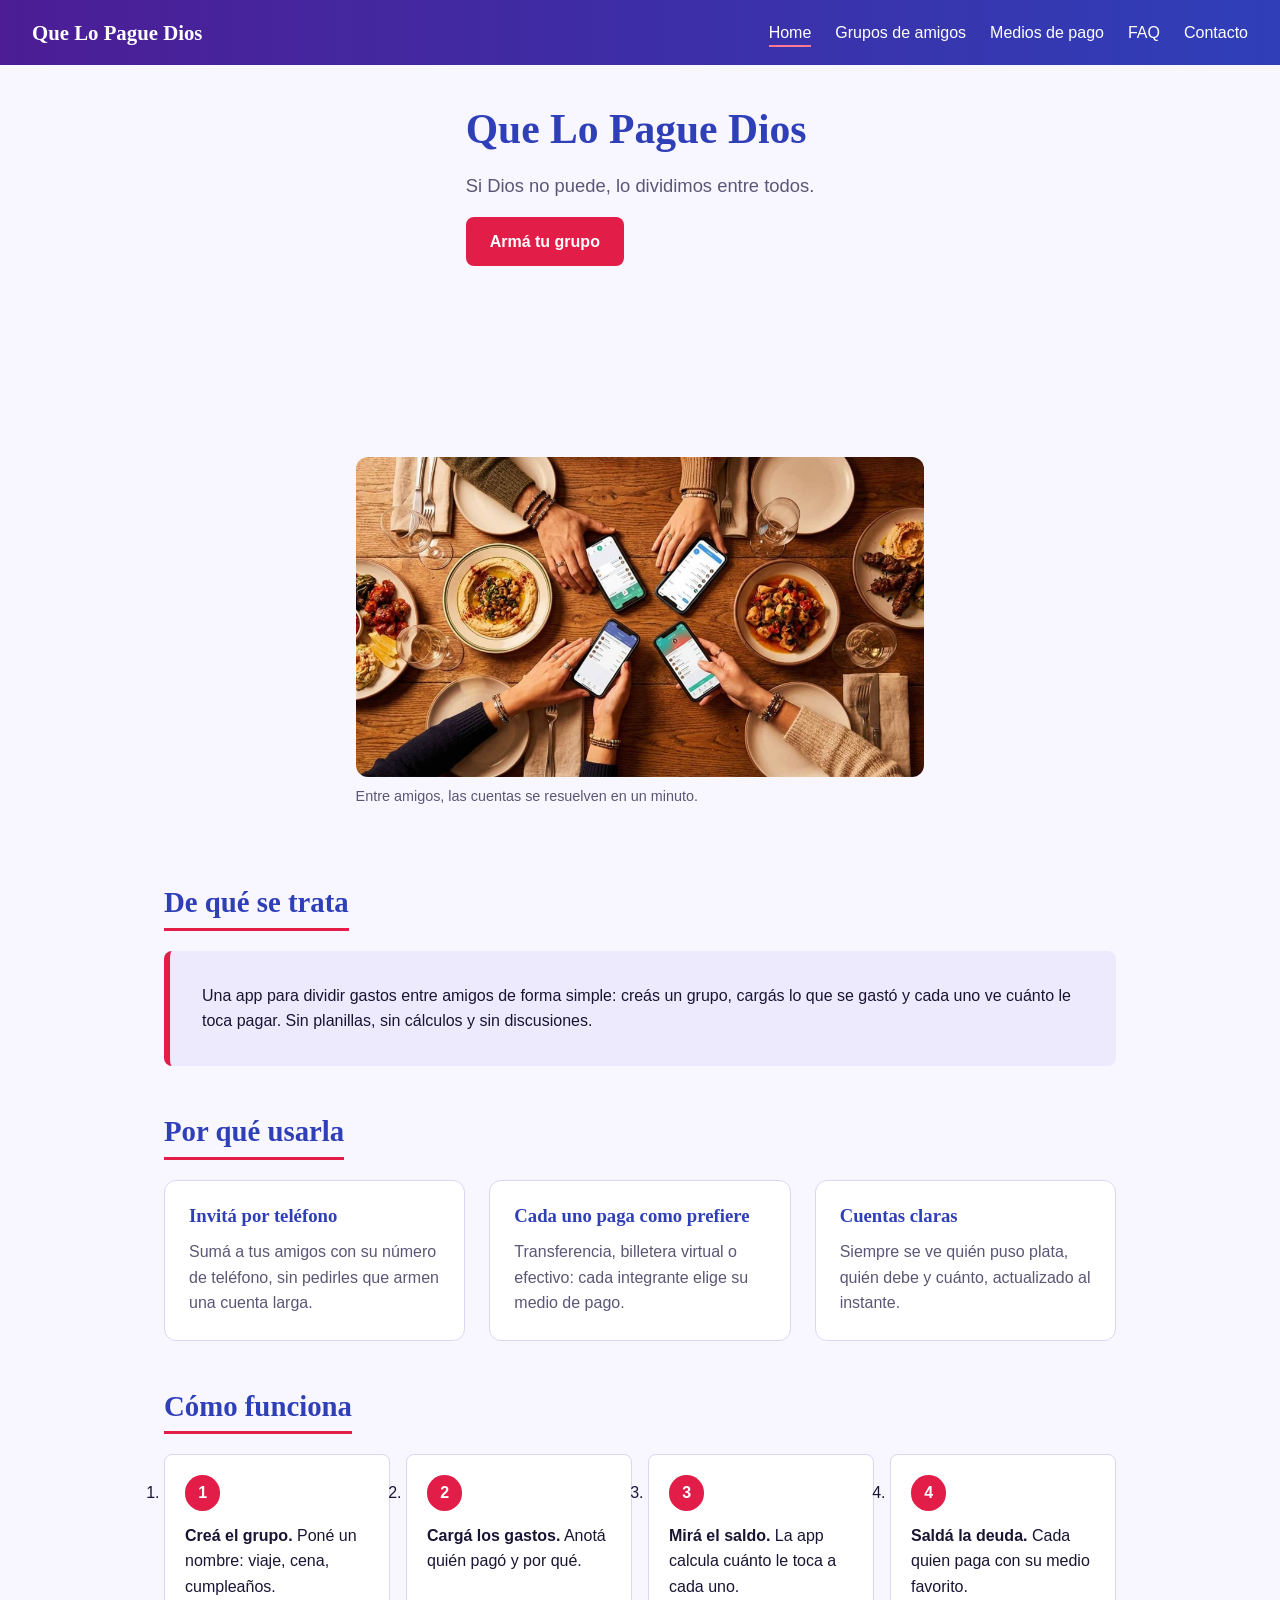
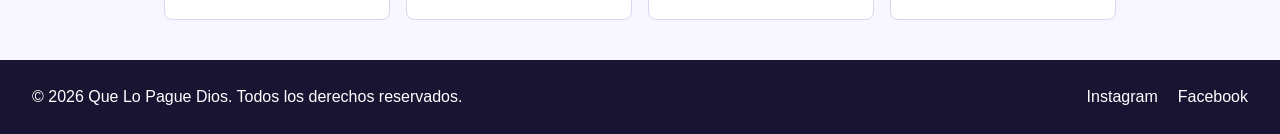
<file: index.html>
<!doctype html>
<html lang="es">
  <head>
    <meta charset="UTF-8" />
    <meta name="viewport" content="width=device-width, initial-scale=1.0" />
    <title>Home | Que Lo Pague Dios</title>
    <link rel="stylesheet" href="css/estilos.css" />
  </head>

  <body>
    <header>
      <p class="logo"><a href="index.html">Que Lo Pague Dios</a></p>
      <nav>
        <ul>
          <li><a href="index.html" aria-current="page">Home</a></li>
          <li><a href="pages/grupos.html">Grupos de amigos</a></li>
          <li><a href="pages/medios-de-pago.html">Medios de pago</a></li>
          <li><a href="pages/faq.html">FAQ</a></li>
          <li><a href="pages/contacto.html">Contacto</a></li>
        </ul>
      </nav>
    </header>

    <main>
      <section class="hero">
        <div class="hero-texto">
          <h1>Que Lo Pague Dios</h1>
          <p>Si Dios no puede, lo dividimos entre todos.</p>
          <a class="boton" href="pages/grupos.html">Armá tu grupo</a>
        </div>
        <figure>
          <img src="img/apps-pago-movil-cena-amigos.jpeg" alt="Grupo de amigos mirando sus celulares sobre una mesa con comida" />
          <figcaption>Entre amigos, las cuentas se resuelven en un minuto.</figcaption>
        </figure>
      </section>

      <section>
        <h2>De qué se trata</h2>
        <p class="destacado">Una app para dividir gastos entre amigos de forma simple: creás un grupo, cargás lo que se gastó y cada uno ve cuánto le toca pagar. Sin planillas, sin cálculos y sin discusiones.</p>
      </section>

      <section>
        <h2>Por qué usarla</h2>
        <div class="cards">
          <article class="card card-simple">
            <h3>Invitá por teléfono</h3>
            <p>Sumá a tus amigos con su número de teléfono, sin pedirles que armen una cuenta larga.</p>
          </article>
          <article class="card card-simple">
            <h3>Cada uno paga como prefiere</h3>
            <p>Transferencia, billetera virtual o efectivo: cada integrante elige su medio de pago.</p>
          </article>
          <article class="card card-simple">
            <h3>Cuentas claras</h3>
            <p>Siempre se ve quién puso plata, quién debe y cuánto, actualizado al instante.</p>
          </article>
        </div>
      </section>

      <section>
        <h2>Cómo funciona</h2>
        <ol class="pasos">
          <li><strong>Creá el grupo.</strong> Poné un nombre: viaje, cena, cumpleaños.</li>
          <li><strong>Cargá los gastos.</strong> Anotá quién pagó y por qué.</li>
          <li><strong>Mirá el saldo.</strong> La app calcula cuánto le toca a cada uno.</li>
          <li><strong>Saldá la deuda.</strong> Cada quien paga con su medio favorito.</li>
        </ol>
      </section>
    </main>

    <footer>
      <p>&copy; 2026 Que Lo Pague Dios. Todos los derechos reservados.</p>
      <ul>
        <li><a href="https://www.instagram.com/" target="_blank" rel="noopener">Instagram</a></li>
        <li><a href="https://www.facebook.com/" target="_blank" rel="noopener">Facebook</a></li>
      </ul>
    </footer>
  </body>
</html>
</file>
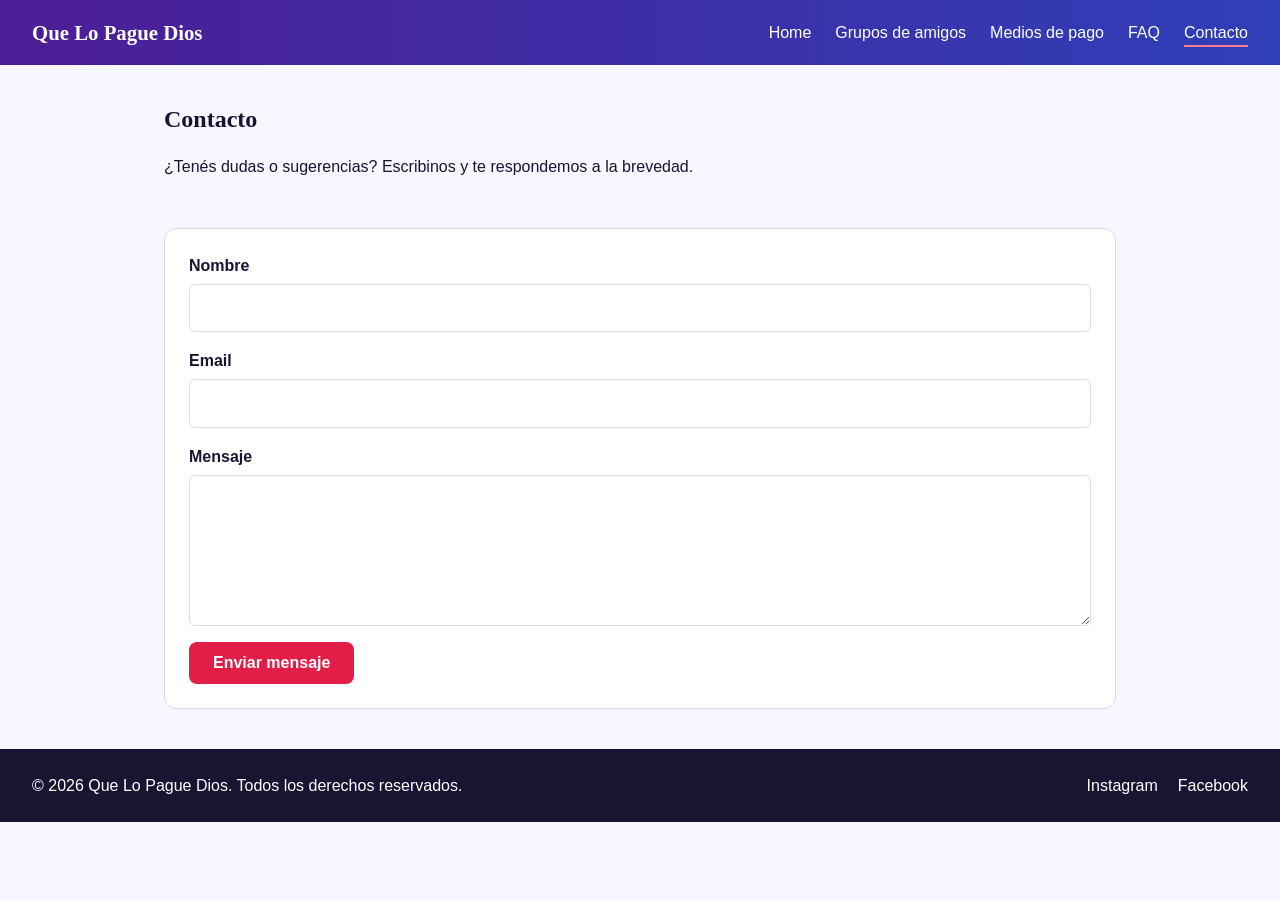
<file: pages/contacto.html>
<!doctype html>
<html lang="es">
  <head>
    <meta charset="UTF-8" />
    <meta name="viewport" content="width=device-width, initial-scale=1.0" />
    <title>Contacto | Que Lo Pague Dios</title>
    <link rel="stylesheet" href="../css/estilos.css" />
  </head>

  <body>
    <header>
      <p class="logo"><a href="../index.html">Que Lo Pague Dios</a></p>
      <nav>
        <ul>
          <li><a href="../index.html">Home</a></li>
          <li><a href="grupos.html">Grupos de amigos</a></li>
          <li><a href="medios-de-pago.html">Medios de pago</a></li>
          <li><a href="faq.html">FAQ</a></li>
          <li><a href="contacto.html" aria-current="page">Contacto</a></li>
        </ul>
      </nav>
    </header>

    <main>
      <section>
        <h1>Contacto</h1>
        <p>¿Tenés dudas o sugerencias? Escribinos y te respondemos a la brevedad.</p>
      </section>

      <section>
        <form action="#" method="post">
          <label>Nombre
            <input type="text" name="nombre" required />
          </label>
          <label>Email
            <input type="email" name="email" required />
          </label>
          <label>Mensaje
            <textarea name="mensaje" rows="5" required></textarea>
          </label>
          <button class="boton" type="submit">Enviar mensaje</button>
        </form>
      </section>
    </main>

    <footer>
      <p>&copy; 2026 Que Lo Pague Dios. Todos los derechos reservados.</p>
      <ul>
        <li><a href="https://www.instagram.com/" target="_blank" rel="noopener">Instagram</a></li>
        <li><a href="https://www.facebook.com/" target="_blank" rel="noopener">Facebook</a></li>
      </ul>
    </footer>
  </body>
</html>
</file>
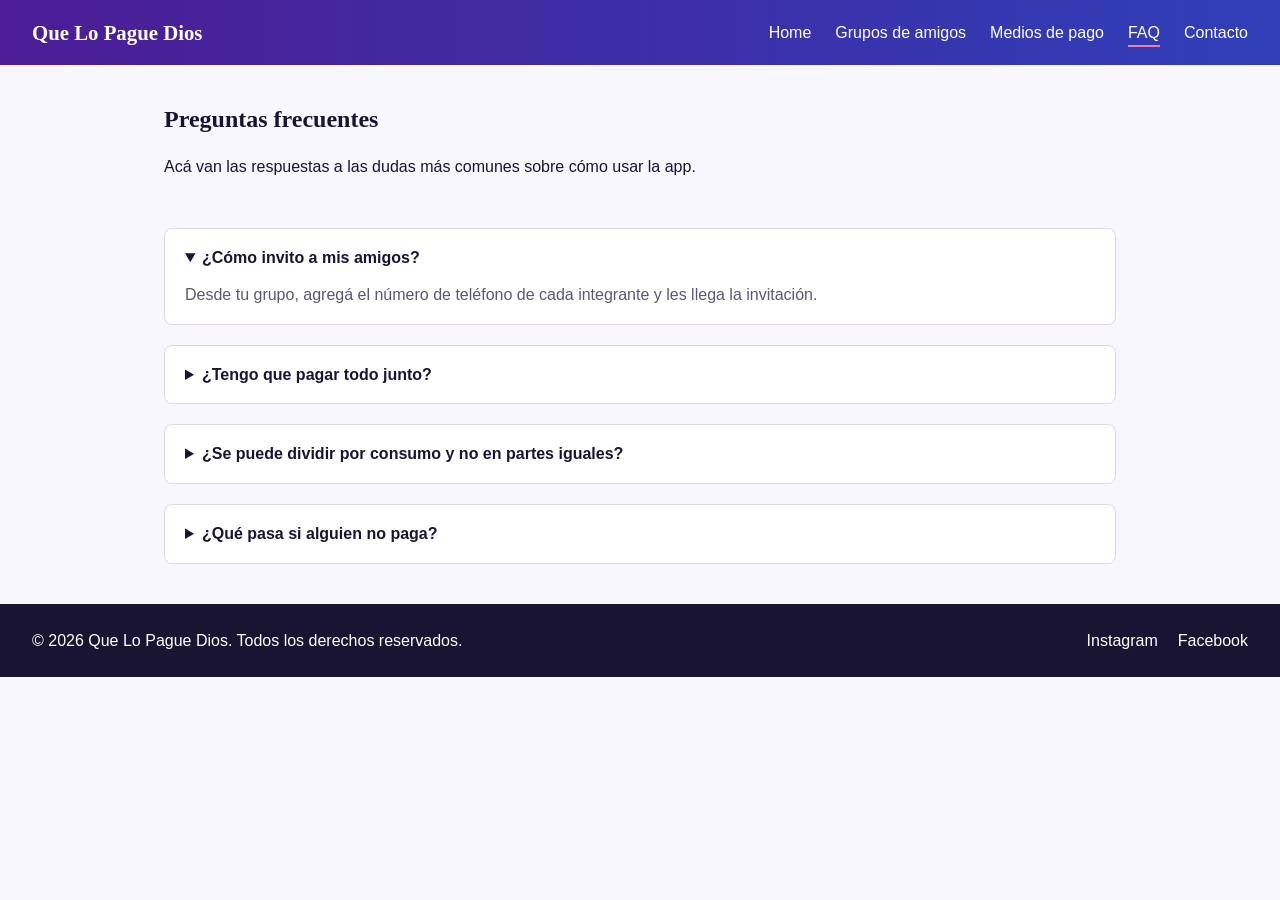
<file: pages/faq.html>
<!doctype html>
<html lang="es">
  <head>
    <meta charset="UTF-8" />
    <meta name="viewport" content="width=device-width, initial-scale=1.0" />
    <title>FAQ | Que Lo Pague Dios</title>
    <link rel="stylesheet" href="../css/estilos.css" />
  </head>

  <body>
    <header>
      <p class="logo"><a href="../index.html">Que Lo Pague Dios</a></p>
      <nav>
        <ul>
          <li><a href="../index.html">Home</a></li>
          <li><a href="grupos.html">Grupos de amigos</a></li>
          <li><a href="medios-de-pago.html">Medios de pago</a></li>
          <li><a href="faq.html" aria-current="page">FAQ</a></li>
          <li><a href="contacto.html">Contacto</a></li>
        </ul>
      </nav>
    </header>

    <main>
      <section>
        <h1>Preguntas frecuentes</h1>
        <p>Acá van las respuestas a las dudas más comunes sobre cómo usar la app.</p>
      </section>

      <section>
        <details open>
          <summary>¿Cómo invito a mis amigos?</summary>
          <p>Desde tu grupo, agregá el número de teléfono de cada integrante y les llega la invitación.</p>
        </details>
        <details>
          <summary>¿Tengo que pagar todo junto?</summary>
          <p>No. Cada uno paga su parte cuando quiere y con el medio que prefiera.</p>
        </details>
        <details>
          <summary>¿Se puede dividir por consumo y no en partes iguales?</summary>
          <p>Sí. Al cargar un gasto podés elegir entre partes iguales o montos distintos por persona.</p>
        </details>
        <details>
          <summary>¿Qué pasa si alguien no paga?</summary>
          <p>La deuda queda visible en el grupo hasta que se salde.</p>
        </details>
      </section>
    </main>

    <footer>
      <p>&copy; 2026 Que Lo Pague Dios. Todos los derechos reservados.</p>
      <ul>
        <li><a href="https://www.instagram.com/" target="_blank" rel="noopener">Instagram</a></li>
        <li><a href="https://www.facebook.com/" target="_blank" rel="noopener">Facebook</a></li>
      </ul>
    </footer>
  </body>
</html>
</file>
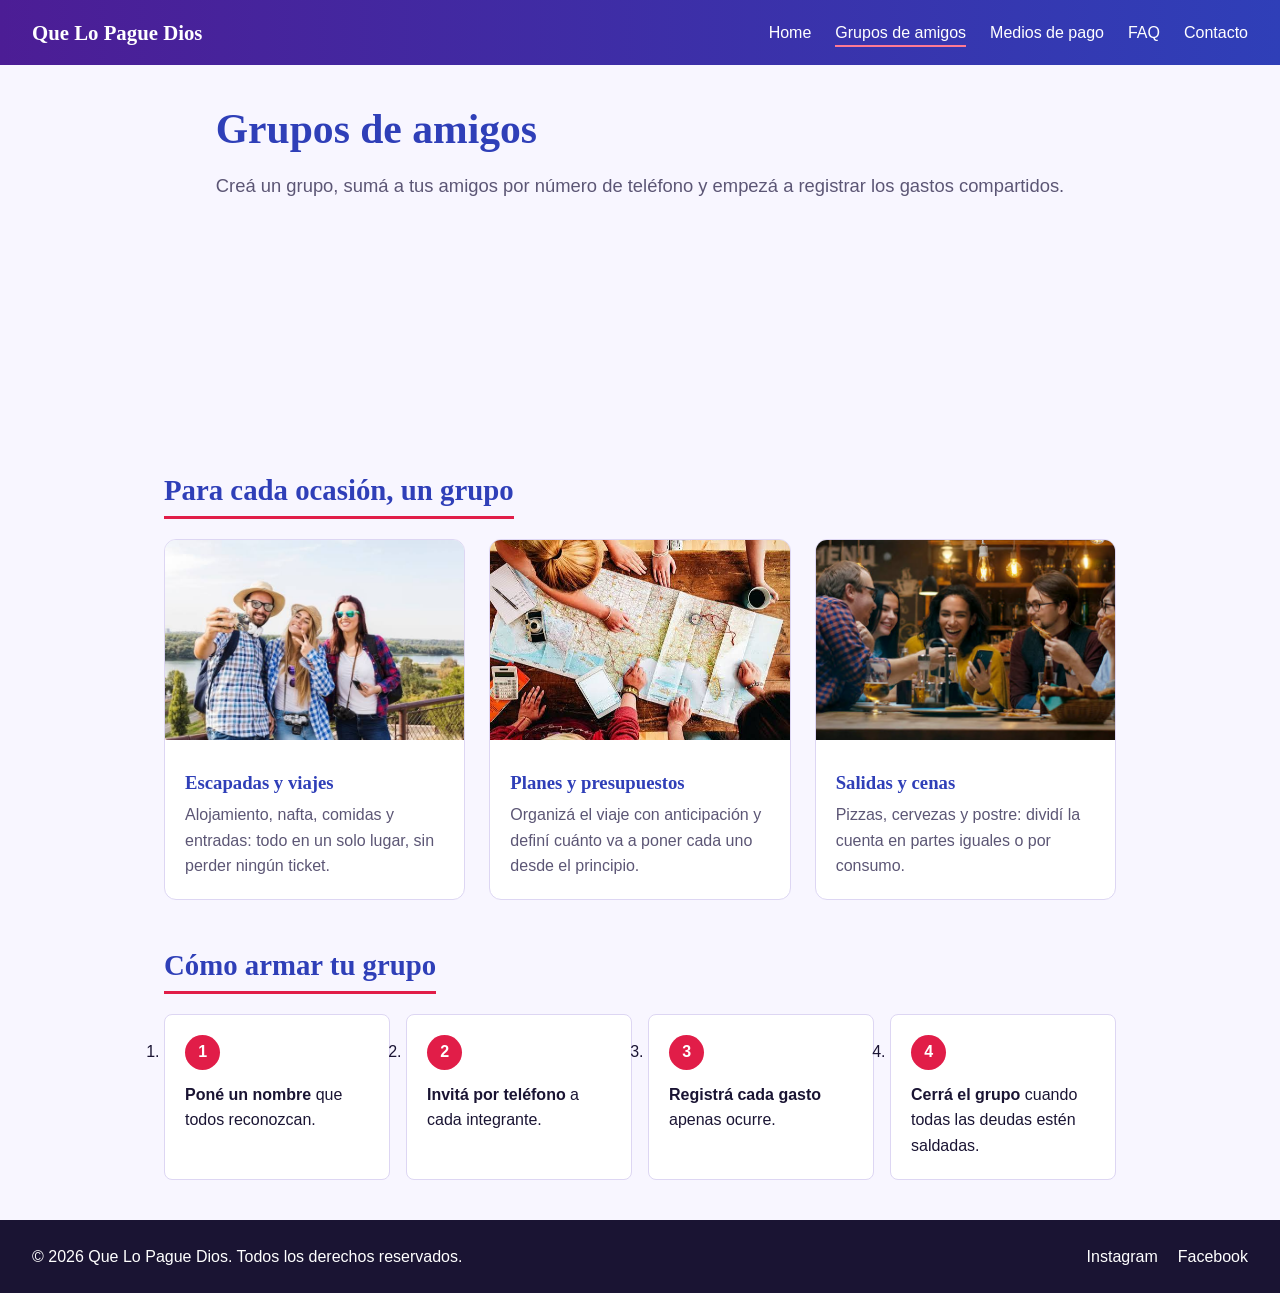
<file: pages/grupos.html>
<!doctype html>
<html lang="es">
  <head>
    <meta charset="UTF-8" />
    <meta name="viewport" content="width=device-width, initial-scale=1.0" />
    <title>Grupos de amigos | Que Lo Pague Dios</title>
    <link rel="stylesheet" href="../css/estilos.css" />
  </head>

  <body>
    <header>
      <p class="logo"><a href="../index.html">Que Lo Pague Dios</a></p>
      <nav>
        <ul>
          <li><a href="../index.html">Home</a></li>
          <li><a href="grupos.html" aria-current="page">Grupos de amigos</a></li>
          <li><a href="medios-de-pago.html">Medios de pago</a></li>
          <li><a href="faq.html">FAQ</a></li>
          <li><a href="contacto.html">Contacto</a></li>
        </ul>
      </nav>
    </header>

    <main>
      <section class="hero">
        <div class="hero-texto">
          <h1>Grupos de amigos</h1>
          <p>Creá un grupo, sumá a tus amigos por número de teléfono y empezá a registrar los gastos compartidos.</p>
        </div>
      </section>

      <section>
        <h2>Para cada ocasión, un grupo</h2>
        <div class="cards">
          <article class="card">
            <img src="../img/viaje-selfie.jpg" alt="Tres amigos sacándose una selfie al aire libre" />
            <div class="card-cuerpo">
              <h3>Escapadas y viajes</h3>
              <p>Alojamiento, nafta, comidas y entradas: todo en un solo lugar, sin perder ningún ticket.</p>
            </div>
          </article>
          <article class="card">
            <img src="../img/viaje-mapa.jpg" alt="Amigos planeando un viaje sobre un mapa en una mesa" />
            <div class="card-cuerpo">
              <h3>Planes y presupuestos</h3>
              <p>Organizá el viaje con anticipación y definí cuánto va a poner cada uno desde el principio.</p>
            </div>
          </article>
          <article class="card">
            <img src="../img/salida-bar.jpg" alt="Grupo de amigos riendo en un bar con comida y bebida" />
            <div class="card-cuerpo">
              <h3>Salidas y cenas</h3>
              <p>Pizzas, cervezas y postre: dividí la cuenta en partes iguales o por consumo.</p>
            </div>
          </article>
        </div>
      </section>

      <section>
        <h2>Cómo armar tu grupo</h2>
        <ol class="pasos">
          <li><strong>Poné un nombre</strong> que todos reconozcan.</li>
          <li><strong>Invitá por teléfono</strong> a cada integrante.</li>
          <li><strong>Registrá cada gasto</strong> apenas ocurre.</li>
          <li><strong>Cerrá el grupo</strong> cuando todas las deudas estén saldadas.</li>
        </ol>
      </section>
    </main>

    <footer>
      <p>&copy; 2026 Que Lo Pague Dios. Todos los derechos reservados.</p>
      <ul>
        <li><a href="https://www.instagram.com/" target="_blank" rel="noopener">Instagram</a></li>
        <li><a href="https://www.facebook.com/" target="_blank" rel="noopener">Facebook</a></li>
      </ul>
    </footer>
  </body>
</html>
</file>
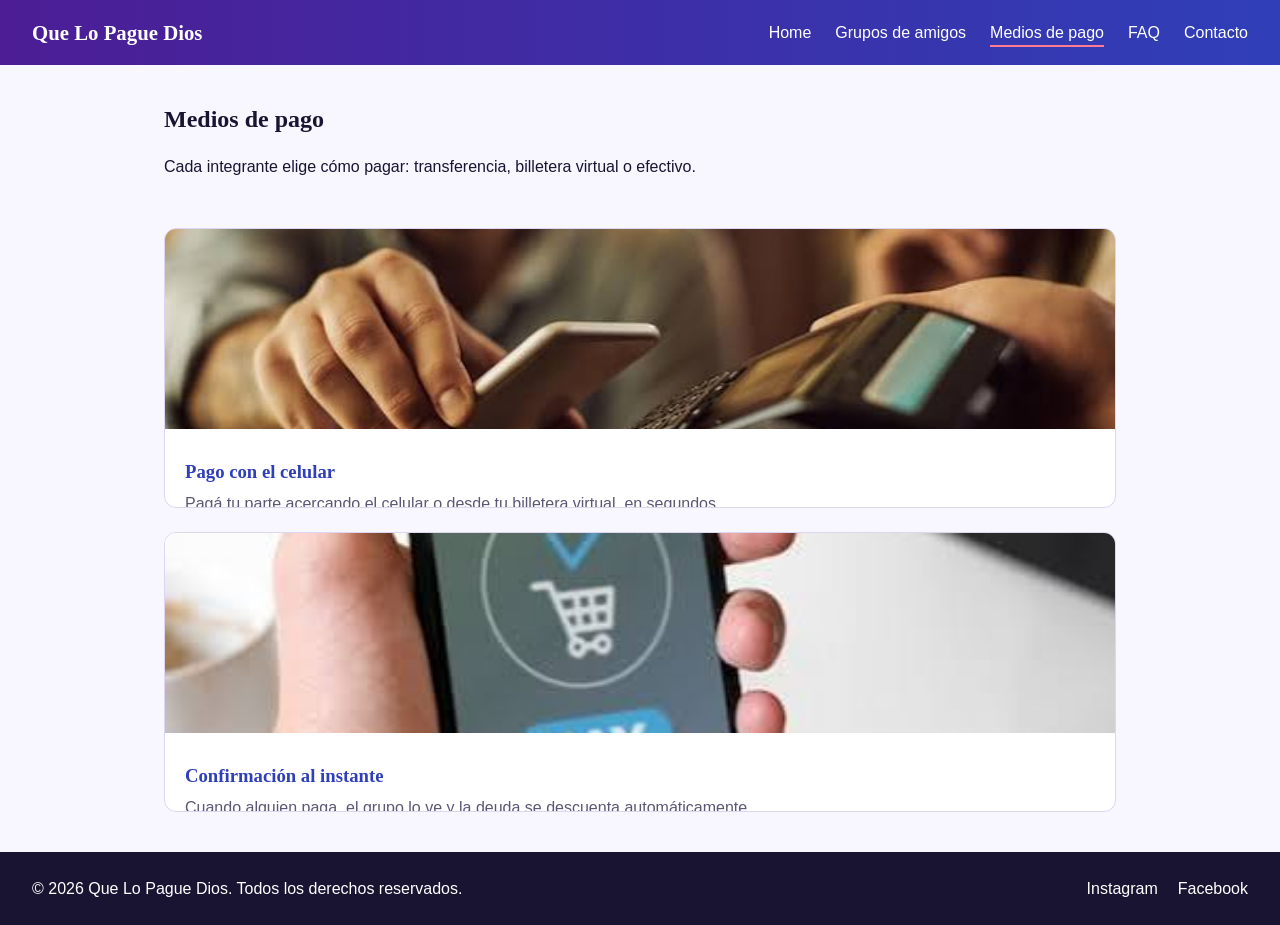
<file: pages/medios-de-pago.html>
<!doctype html>
<html lang="es">
  <head>
    <meta charset="UTF-8" />
    <meta name="viewport" content="width=device-width, initial-scale=1.0" />
    <title>Medios de pago | Que Lo Pague Dios</title>
    <link rel="stylesheet" href="../css/estilos.css" />
  </head>

  <body>
    <header>
      <p class="logo"><a href="../index.html">Que Lo Pague Dios</a></p>
      <nav>
        <ul>
          <li><a href="../index.html">Home</a></li>
          <li><a href="grupos.html">Grupos de amigos</a></li>
          <li><a href="medios-de-pago.html" aria-current="page">Medios de pago</a></li>
          <li><a href="faq.html">FAQ</a></li>
          <li><a href="contacto.html">Contacto</a></li>
        </ul>
      </nav>
    </header>

    <main>
      <section>
        <h1>Medios de pago</h1>
        <p>Cada integrante elige cómo pagar: transferencia, billetera virtual o efectivo.</p>
      </section>

      <section class="cards">
        <article class="card">
          <img src="../img/pago-terminal.jpg" alt="Una persona pagando con el celular en una terminal de cobro" />
          <div class="card-cuerpo">
            <h3>Pago con el celular</h3>
            <p>Pagá tu parte acercando el celular o desde tu billetera virtual, en segundos.</p>
          </div>
        </article>
        <article class="card">
          <img src="../img/pago-celular.jpg" alt="Celular mostrando un pago confirmado frente a un postre" />
          <div class="card-cuerpo">
            <h3>Confirmación al instante</h3>
            <p>Cuando alguien paga, el grupo lo ve y la deuda se descuenta automáticamente.</p>
          </div>
        </article>
      </section>
    </main>

    <footer>
      <p>&copy; 2026 Que Lo Pague Dios. Todos los derechos reservados.</p>
      <ul>
        <li><a href="https://www.instagram.com/" target="_blank" rel="noopener">Instagram</a></li>
        <li><a href="https://www.facebook.com/" target="_blank" rel="noopener">Facebook</a></li>
      </ul>
    </footer>
  </body>
</html>
</file>
<file: css/estilos.css>
/* =========================================================
   Que Lo Pague Dios - estilos compartidos por las 5 páginas
   ========================================================= */

/* 1. Box Model global: limpia márgenes/paddings por defecto */
* {
  margin: 0;
  padding: 0;
  box-sizing: border-box;
}

:root {
  --violeta: #4c1d95;    /* inicio del degradé del header */
  --azul: #2f3fb8;       /* títulos y fin del degradé */
  --azul-suave: #eeeafd; /* fondos suaves */
  --accion: #e11d48;     /* rojo de llamado a la acción */
  --accion-oscuro: #be123c;
  --tinta: #1a1433;
  --gris: #5c5675;
  --fondo: #f8f6ff;
  --borde: #ddd6f3;
}

body {
  font-family: "Segoe UI", Arial, sans-serif;
  line-height: 1.6;
  color: var(--tinta);
  background-color: var(--fondo);
}

h1, h2, h3 {
  font-family: Georgia, "Times New Roman", serif;
  line-height: 1.2;
}

a { color: inherit; text-decoration: none; }
ul { list-style: none; }
img { display: block; max-width: 100%; }

/* ---------- 2. NAVBAR con Flexbox ---------- */
header {
  display: flex;
  justify-content: space-between; /* logo a la izquierda, menú a la derecha */
  align-items: center;            /* centrado vertical */
  flex-wrap: wrap;
  gap: 1rem;
  padding: 1rem 2rem;
  background: linear-gradient(90deg, var(--violeta), var(--azul));
  color: white;
}

.logo {
  flex: 0 0 auto;                 /* el logo no crece ni se encoge */
  font-family: Georgia, serif;
  font-weight: bold;
  font-size: 1.3rem;
}

nav ul {
  display: flex;
  flex-wrap: wrap;
  gap: 1.5rem;
}

nav a {
  padding: 0.25rem 0;
  border-bottom: 2px solid transparent;
}

nav a:hover,
nav a[aria-current="page"] {
  border-bottom-color: #ff7a93;
}

a:focus-visible, button:focus-visible, summary:focus-visible,
input:focus-visible, textarea:focus-visible {
  outline: 3px solid var(--accion);
  outline-offset: 2px;
}

/* ---------- 3. LAYOUT con Flexbox ---------- */
main {
  display: flex;
  flex-direction: column;          /* bloques apilados */
  gap: 3rem;                       /* espacio uniforme entre secciones */
  max-width: 1000px;
  margin: 2.5rem auto;
  padding: 0 1.5rem;
}

/* Hero: texto + imagen lado a lado (se apilan en pantallas chicas) */
.hero {
  display: flex;
  flex-wrap: wrap;
  align-items: center;
  gap: 2rem;
}

.hero-texto {
  flex: 1 1 320px;
  display: flex;
  flex-direction: column;
  gap: 1rem;
}

.hero-texto h1 { font-size: 2.6rem; color: var(--azul); }
.hero-texto p  { font-size: 1.15rem; color: var(--gris); }

.hero figure { flex: 1 1 380px; }
.hero img {
  width: 100%;
  height: 320px;
  object-fit: cover;
  border-radius: 12px;
}

/* Cards: se acomodan en fila y bajan de línea si no entran */
.cards {
  display: flex;
  flex-wrap: wrap;
  gap: 1.5rem;
}

.card {
  flex: 1 1 280px;                 /* crece, se encoge, base 280px */
  display: flex;
  flex-direction: column;
  gap: 0.75rem;
  overflow: hidden;
  background-color: white;
  border: 1px solid var(--borde);
  border-radius: 12px;
}

.card img {
  width: 100%;
  height: 200px;
  object-fit: cover;
}

.card-cuerpo {
  display: flex;
  flex-direction: column;
  gap: 0.5rem;
  padding: 1.25rem;
}

.card-simple { padding: 1.5rem; }
.card h3 { color: var(--azul); }
.card p  { color: var(--gris); }

/* ---------- 4. BOX MODEL en detalles ---------- */
main > section {
  display: flex;
  flex-direction: column;
  gap: 1.25rem;
}

main > section > h2 {
  font-size: 1.8rem;
  color: var(--azul);
  padding-bottom: 0.5rem;
  border-bottom: 3px solid var(--accion);
  align-self: flex-start;
}

.destacado {
  padding: 2rem;
  background-color: var(--azul-suave);
  border-left: 6px solid var(--accion);
  border-radius: 8px;
}

.pasos {
  display: flex;
  flex-wrap: wrap;
  gap: 1rem;
  counter-reset: paso;
}

.pasos li {
  flex: 1 1 220px;
  padding: 1.25rem;
  border: 1px solid var(--borde);
  border-radius: 8px;
  background-color: white;
  counter-increment: paso;
}

.pasos li::before {
  content: counter(paso);
  display: flex;
  justify-content: center;
  align-items: center;
  width: 2.2rem;
  height: 2.2rem;
  margin-bottom: 0.75rem;
  border-radius: 50%;
  background-color: var(--accion);
  color: white;
  font-weight: bold;
}

figcaption {
  margin-top: 0.5rem;
  font-size: 0.9rem;
  color: var(--gris);
}

.boton {
  align-self: flex-start;
  padding: 0.75rem 1.5rem;
  border: none;
  border-radius: 8px;
  background-color: var(--accion);
  color: white;
  font-weight: bold;
  font-size: 1rem;
  cursor: pointer;
}

.boton:hover { background-color: var(--accion-oscuro); }

/* FAQ */
details {
  padding: 1rem 1.25rem;
  background-color: white;
  border: 1px solid var(--borde);
  border-radius: 8px;
}

summary { cursor: pointer; font-weight: bold; }
details p { margin-top: 0.75rem; color: var(--gris); }

/* Formulario de contacto */
form {
  display: flex;
  flex-direction: column;
  gap: 1rem;
  padding: 1.5rem;
  background-color: white;
  border: 1px solid var(--borde);
  border-radius: 12px;
}

label {
  display: flex;
  flex-direction: column;
  gap: 0.35rem;
  font-weight: bold;
}

input, textarea {
  padding: 0.65rem 0.75rem;
  border: 1px solid var(--borde);
  border-radius: 6px;
  font: inherit;
}

/* Footer */
footer {
  display: flex;
  justify-content: space-between;
  align-items: center;
  flex-wrap: wrap;
  gap: 1rem;
  padding: 1.5rem 2rem;
  background-color: var(--tinta);
  color: white;
}

footer ul { display: flex; gap: 1.25rem; }
footer a:hover { color: #ff7a93; }

@media (max-width: 600px) {
  .hero-texto h1 { font-size: 2rem; }
  header, footer { padding: 1rem; }
}
</file>
